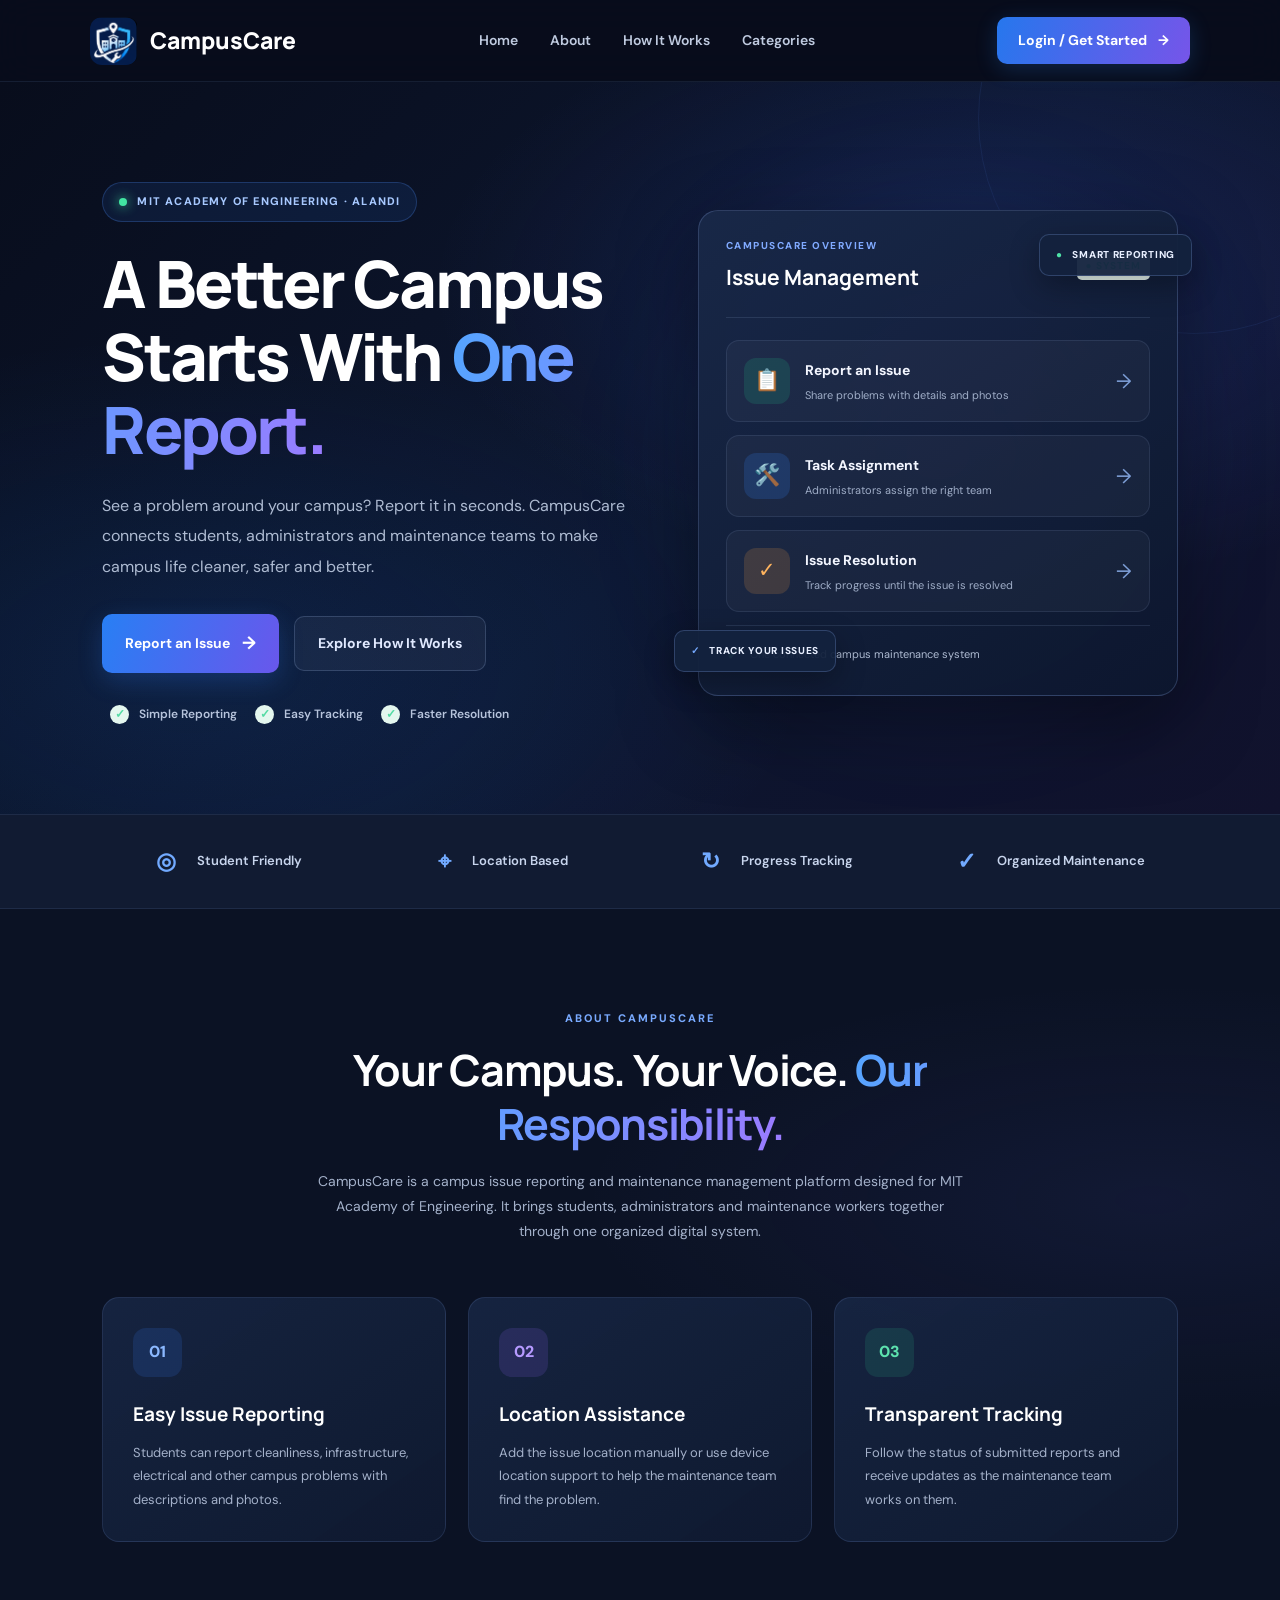
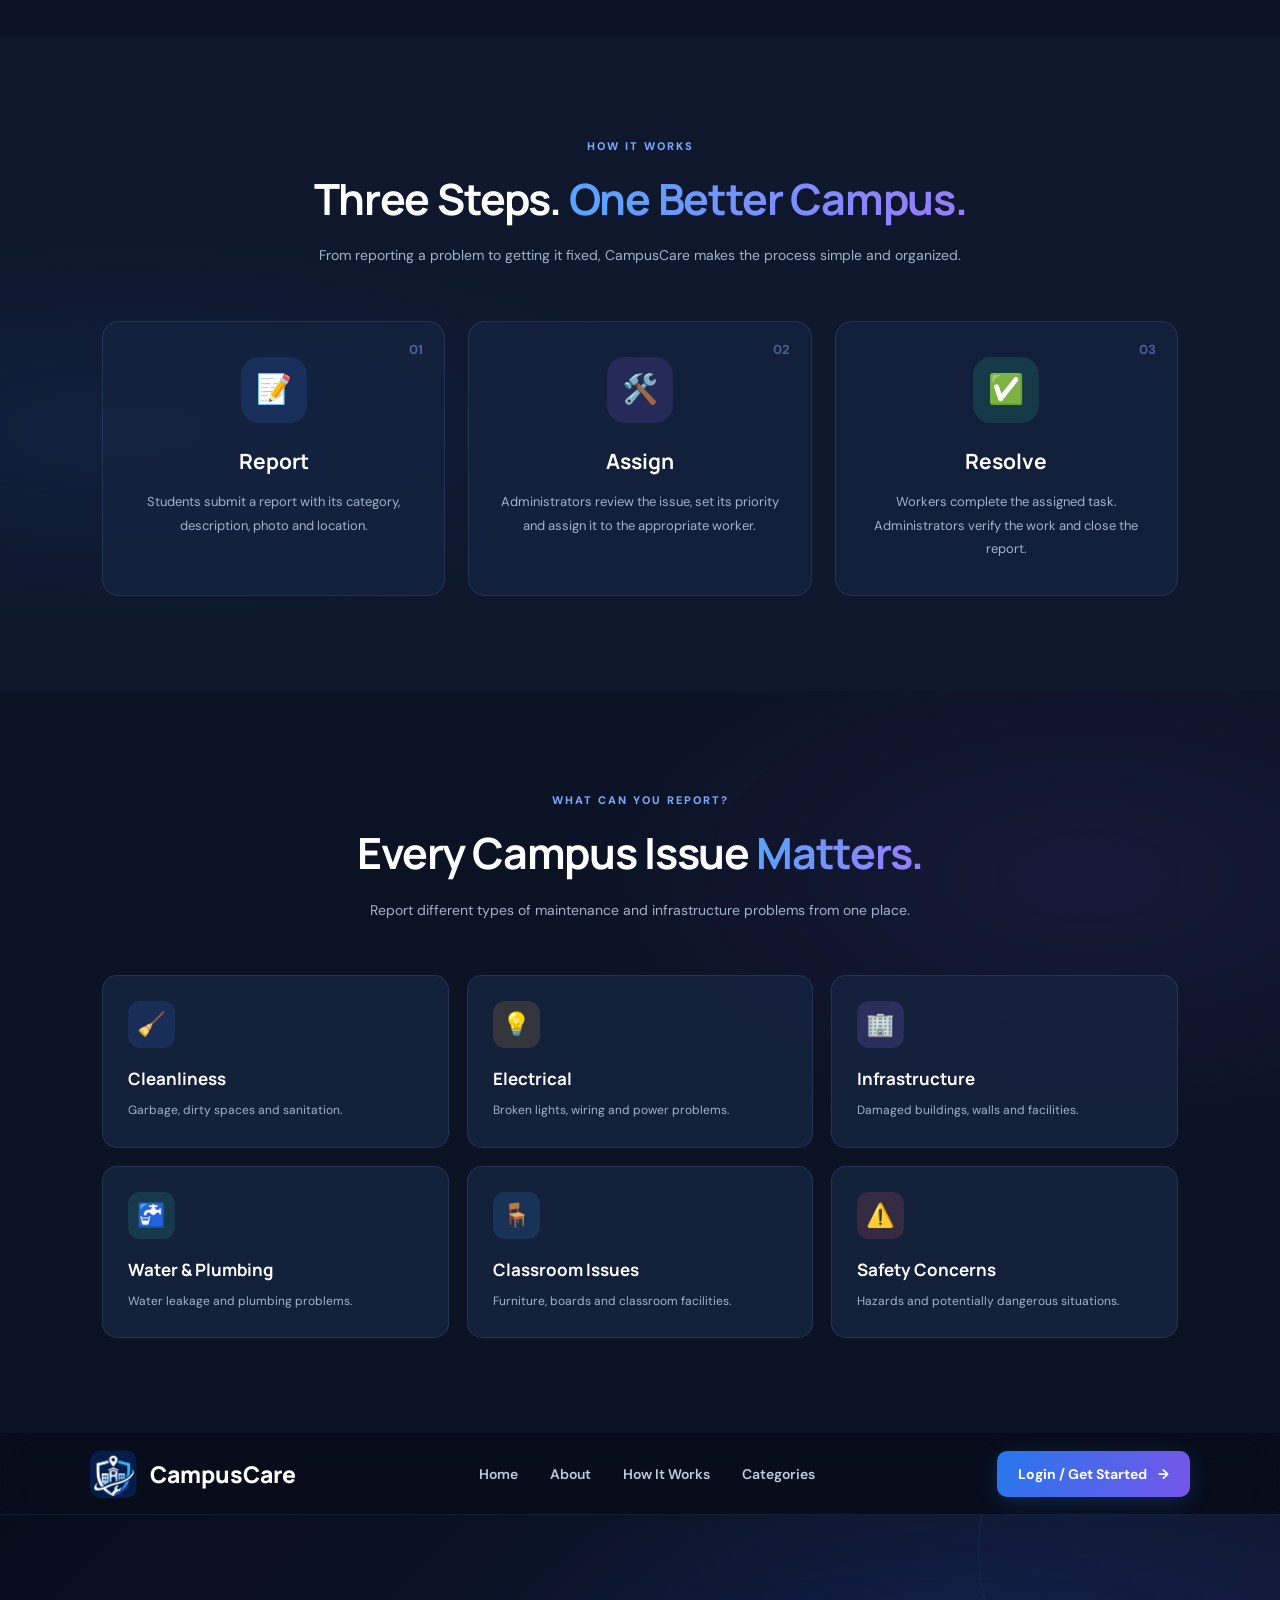
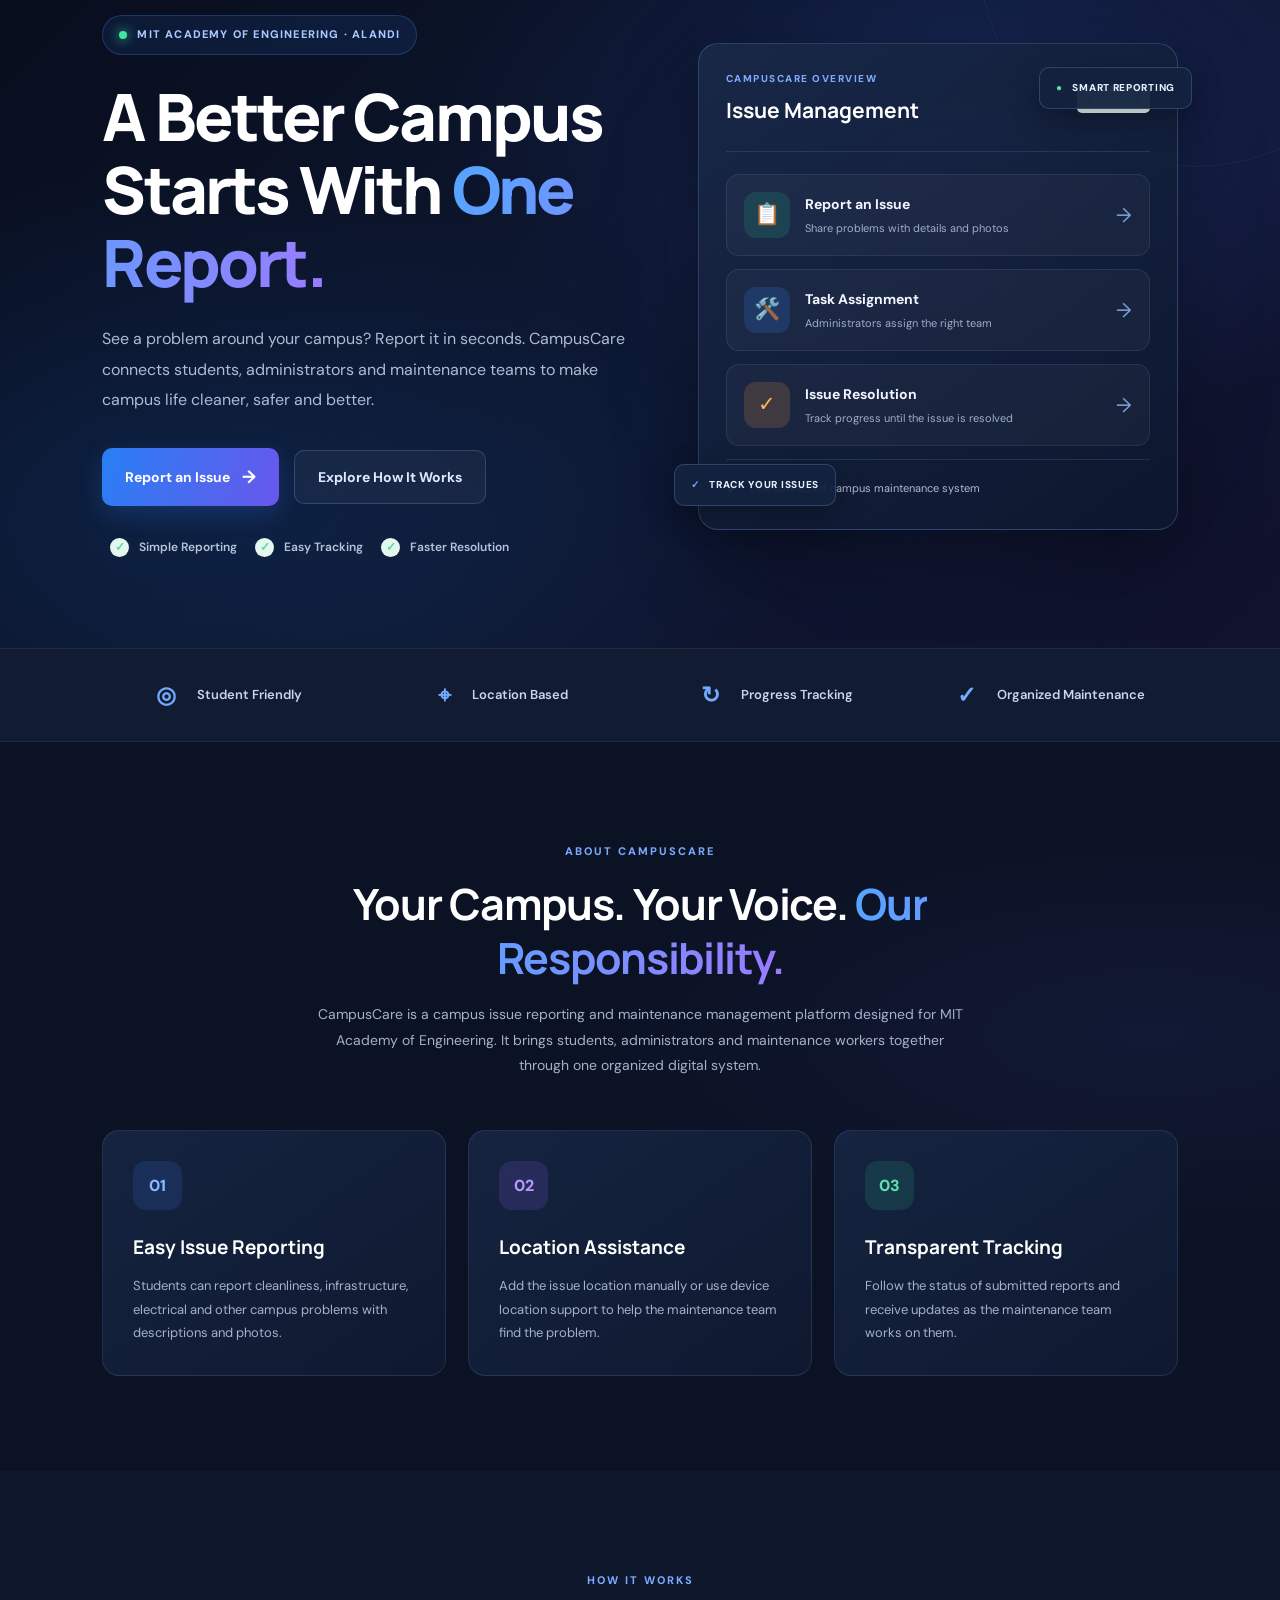
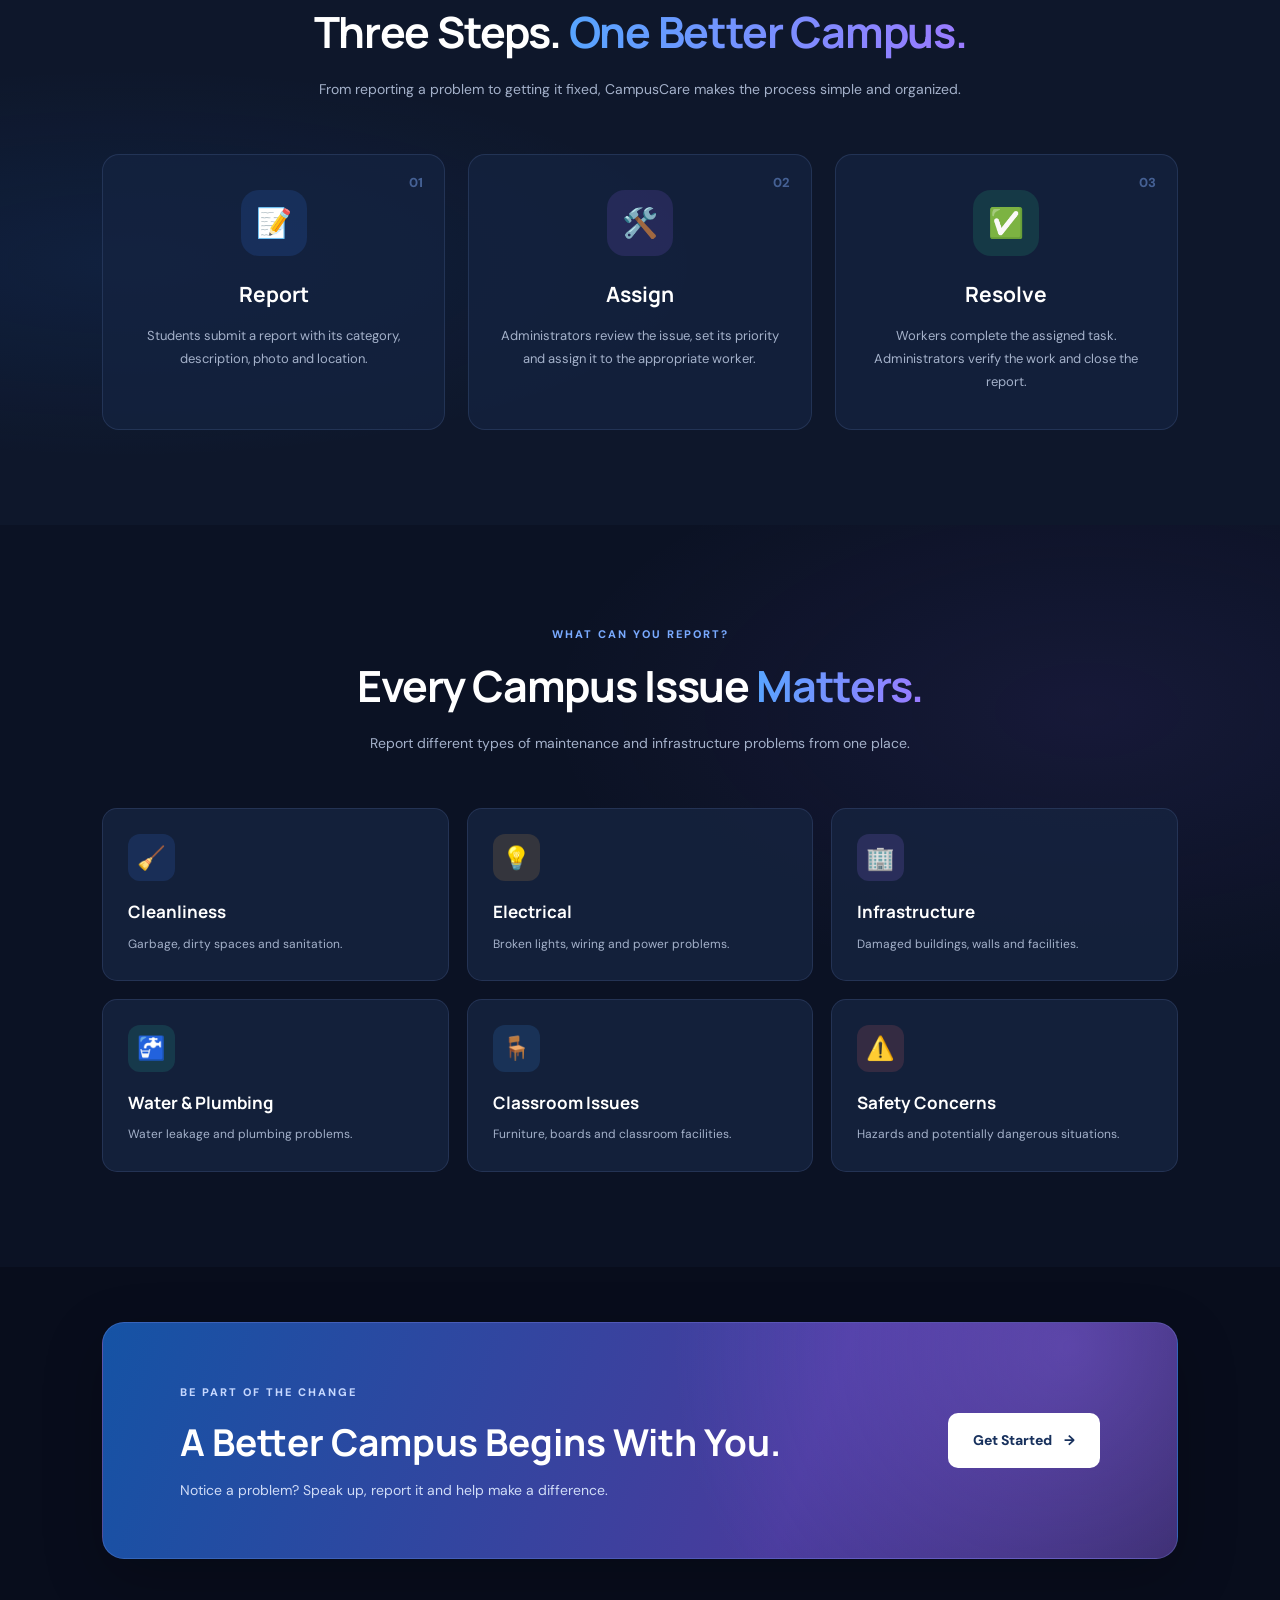
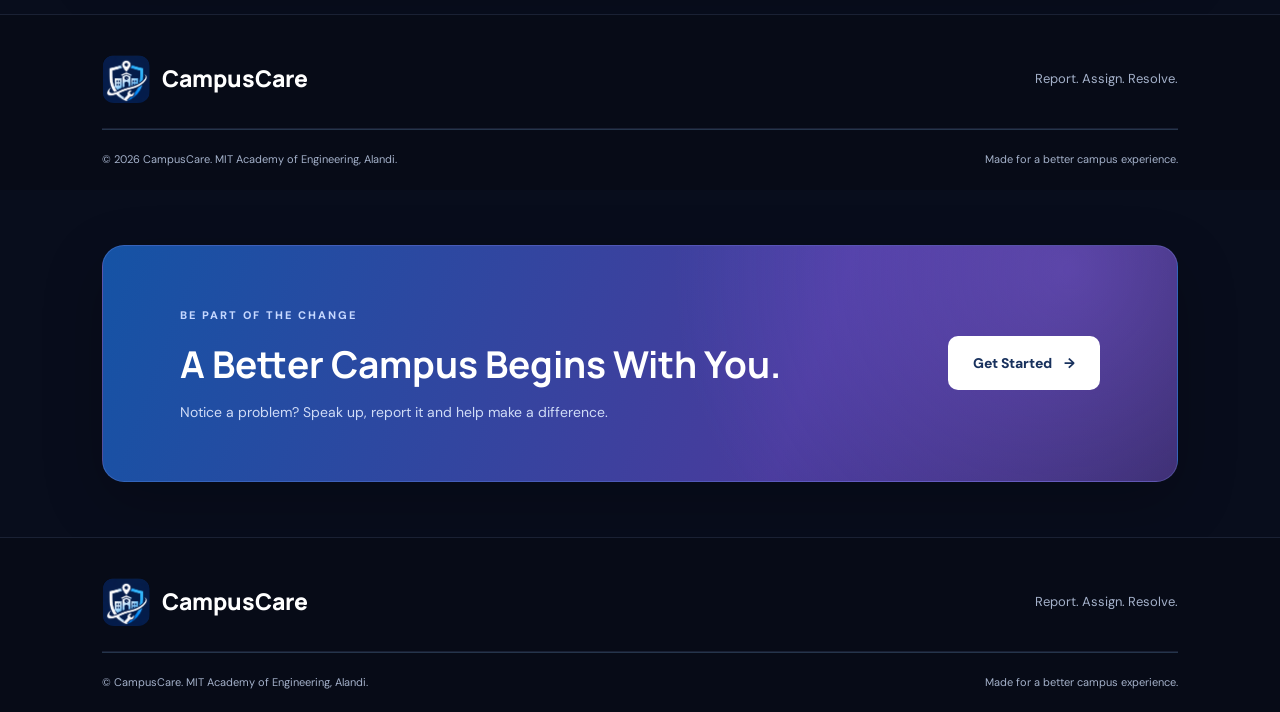
<file: index.html>
<!DOCTYPE html>
<html lang="en">

<head>
    <meta charset="UTF-8">
    <meta name="viewport" content="width=device-width, initial-scale=1.0">
    <meta name="description" content="CampusCare - Report, assign and resolve campus maintenance issues at MIT AOE.">

    <title>CampusCare | Report. Assign. Resolve.</title>

    <!-- CampusCare Logo / Favicon -->
    <link rel="icon" type="image/png" href="assets/campuscare-logo.png">

    <link rel="preconnect" href="https://fonts.googleapis.com">
    <link rel="preconnect" href="https://fonts.gstatic.com" crossorigin>
    <link href="https://fonts.googleapis.com/css2?family=DM+Sans:wght@400;500;600;700;800&family=Manrope:wght@400;500;600;700;800&display=swap" rel="stylesheet">

    <link rel="stylesheet" href="css/style.css">

    <!-- CampusCare Logo Styling -->
    <style>
        .campuscare-logo {
            width: 48px;
            height: 48px;
            object-fit: contain;
            border-radius: 12px;
            vertical-align: middle;
        }
    </style>
</head>

<body>

    <!-- NAVIGATION -->
    <header class="navbar">

        <a href="index.html" class="brand">
            <img
                src="assets/campuscare-logo.png"
                alt="CampusCare Logo"
                class="campuscare-logo"
            >
            CampusCare
        </a>

        <nav class="nav-links" id="navLinks">
            <a href="#home">Home</a>
            <a href="#about">About</a>
            <a href="#process">How It Works</a>
            <a href="#categories">Categories</a>
        </nav>

        <a href="login.html" class="nav-login">
            Login / Get Started <span>→</span>
        </a>

        <button class="menu-toggle" id="menuToggle" aria-label="Toggle navigation">
            ☰
        </button>

    </header>


    <main>

        <!-- HERO SECTION -->
        <section class="hero" id="home">

            <div class="hero-content">

                <div class="eyebrow">
                    <span class="status-dot"></span>
                    MIT ACADEMY OF ENGINEERING · ALANDI
                </div>

                <h1>
                    A Better Campus
                    Starts With <span>One Report.</span>
                </h1>

                <p class="hero-description">
                    See a problem around your campus? Report it in
                    seconds. CampusCare connects students,
                    administrators and maintenance teams to make
                    campus life cleaner, safer and better.
                </p>

                <div class="hero-actions">

                    <a href="login.html" class="btn-primary">
                        Report an Issue <span>→</span>
                    </a>

                    <a href="#process" class="btn-secondary">
                        Explore How It Works
                    </a>

                </div>

                <div class="hero-trust">
                    <span class="trust-icon">✓</span>
                    Simple Reporting
                    <span class="trust-icon">✓</span>
                    Easy Tracking
                    <span class="trust-icon">✓</span>
                    Faster Resolution
                </div>

            </div>


            <!-- DASHBOARD PREVIEW -->
            <div class="hero-visual">

                <div class="visual-glow"></div>

                <div class="dashboard-preview">

                    <div class="preview-top">
                        <div>
                            <div class="preview-label">CAMPUSCARE OVERVIEW</div>
                            <h3>Issue Management</h3>
                        </div>

                        <span class="live-indicator">● SYSTEM</span>
                    </div>


                    <div class="preview-card">
                        <div class="preview-icon green">📋</div>

                        <div>
                            <strong>Report an Issue</strong>
                            <p>Share problems with details and photos</p>
                        </div>

                        <span class="preview-arrow">→</span>
                    </div>


                    <div class="preview-card">
                        <div class="preview-icon blue">🛠️</div>

                        <div>
                            <strong>Task Assignment</strong>
                            <p>Administrators assign the right team</p>
                        </div>

                        <span class="preview-arrow">→</span>
                    </div>


                    <div class="preview-card">
                        <div class="preview-icon orange">✓</div>

                        <div>
                            <strong>Issue Resolution</strong>
                            <p>Track progress until the issue is resolved</p>
                        </div>

                        <span class="preview-arrow">→</span>
                    </div>


                    <div class="preview-footer">
                        <span class="footer-check">✓</span>
                        One connected campus maintenance system
                    </div>

                </div>


                <div class="floating-tag tag-one">
                    <span>●</span> SMART REPORTING
                </div>

                <div class="floating-tag tag-two">
                    <span>✓</span> TRACK YOUR ISSUES
                </div>

            </div>

        </section>


        <!-- TRUST STRIP -->
        <section class="trust-strip">

            <div>
                <span class="strip-icon">◎</span>
                Student Friendly
            </div>

            <div>
                <span class="strip-icon">⌖</span>
                Location Based
            </div>

            <div>
                <span class="strip-icon">↻</span>
                Progress Tracking
            </div>

            <div>
                <span class="strip-icon">✓</span>
                Organized Maintenance
            </div>

        </section>


        <!-- ABOUT SECTION -->
        <section class="section about-section" id="about">

            <div class="section-heading">

                <span class="section-label">ABOUT CAMPUSCARE</span>

                <h2>
                    Your Campus. Your Voice.
                    <span>Our Responsibility.</span>
                </h2>

                <p>
                    CampusCare is a campus issue reporting and
                    maintenance management platform designed for
                    MIT Academy of Engineering. It brings students,
                    administrators and maintenance workers together
                    through one organized digital system.
                </p>

            </div>


            <div class="about-grid">

                <div class="info-card">
                    <div class="info-icon">01</div>

                    <h3>Easy Issue Reporting</h3>

                    <p>
                        Students can report cleanliness,
                        infrastructure, electrical and other
                        campus problems with descriptions and photos.
                    </p>
                </div>


                <div class="info-card">
                    <div class="info-icon">02</div>

                    <h3>Location Assistance</h3>

                    <p>
                        Add the issue location manually or use
                        device location support to help the
                        maintenance team find the problem.
                    </p>
                </div>


                <div class="info-card">
                    <div class="info-icon">03</div>

                    <h3>Transparent Tracking</h3>

                    <p>
                        Follow the status of submitted reports
                        and receive updates as the maintenance
                        team works on them.
                    </p>
                </div>

            </div>

        </section>


        <!-- PROCESS SECTION -->
        <section class="section process-section" id="process">

            <div class="section-heading">

                <span class="section-label">HOW IT WORKS</span>

                <h2>
                    Three Steps.
                    <span>One Better Campus.</span>
                </h2>

                <p>
                    From reporting a problem to getting it fixed,
                    CampusCare makes the process simple and organized.
                </p>

            </div>


            <div class="process-grid">

                <div class="process-step">

                    <span class="step-number">01</span>

                    <div class="step-symbol">📝</div>

                    <h3>Report</h3>

                    <p>
                        Students submit a report with its category,
                        description, photo and location.
                    </p>

                </div>


                <div class="process-step">

                    <span class="step-number">02</span>

                    <div class="step-symbol">🛠️</div>

                    <h3>Assign</h3>

                    <p>
                        Administrators review the issue, set its
                        priority and assign it to the appropriate worker.
                    </p>

                </div>


                <div class="process-step">

                    <span class="step-number">03</span>

                    <div class="step-symbol">✅</div>

                    <h3>Resolve</h3>

                    <p>
                        Workers complete the assigned task.
                        Administrators verify the work and close the report.
                    </p>

                </div>

            </div>

        </section>


        <!-- ISSUE CATEGORIES -->
        <section class="section categories-section" id="categories">

            <div class="section-heading">

                <span class="section-label">WHAT CAN YOU REPORT?</span>

                <h2>
                    Every Campus Issue
                    <span>Matters.</span>
                </h2>

                <p>
                    Report different types of maintenance and
                    infrastructure problems from one place.
                </p>

            </div>


            <div class="category-grid">

                <div class="category-card">
                    <span>🧹</span>
                    <h3>Cleanliness</h3>
                    <p>Garbage, dirty spaces and sanitation.</p>
                </div>

                <div class="category-card">
                    <span>💡</span>
                    <h3>Electrical</h3>
                    <p>Broken lights, wiring and power problems.</p>
                </div>

                <div class="category-card">
                    <span>🏢</span>
                    <h3>Infrastructure</h3>
                    <p>Damaged buildings, walls and facilities.</p>
                </div>

                <div class="category-card">
                    <span>🚰</span>
                    <h3>Water & Plumbing</h3>
                    <p>Water leakage and plumbing problems.</p>
                </div>

                <div class="category-card">
                    <span>🪑</span>
                    <h3>Classroom Issues</h3>
                    <p>Furniture, boards and classroom facilities.</p>
                </div>

                <div class="category-card">
                    <span>⚠️</span>
                    <h3>Safety Concerns</h3>
                    <p>Hazards and potentially dangerous situations.</p>
                </div>

            </div>

        </section>

<!DOCTYPE html>
<html lang="en">

<head>
    <meta charset="UTF-8">
    <meta name="viewport" content="width=device-width, initial-scale=1.0">
    <meta name="description" content="CampusCare - Report, assign and resolve campus maintenance issues at MIT AOE.">

    <title>CampusCare | Report. Assign. Resolve.</title>

    <link rel="icon" type="image/png" href="assets/campuscare-logo.png">

    <link rel="preconnect" href="https://fonts.googleapis.com">
    <link rel="preconnect" href="https://fonts.gstatic.com" crossorigin>
    <link href="https://fonts.googleapis.com/css2?family=DM+Sans:wght@400;500;600;700;800&family=Manrope:wght@400;500;600;700;800&display=swap" rel="stylesheet">

    <link rel="stylesheet" href="css/style.css">

    <style>
        /* =========================================
           CAMPUSCARE HOMEPAGE - NEW THEME
           Navy + Electric Blue + Violet
        ========================================= */

        body.cc-home {
            --bg: #080d1c;
            --bg-light: #101a31;
            --card: rgba(19, 31, 56, 0.78);
            --card-border: rgba(119, 151, 210, 0.17);
            --blue: #398bff;
            --blue-light: #69b5ff;
            --purple: #9874ff;
            --text: #f3f6ff;
            --muted: #a4b1ca;

            margin: 0;
            background: var(--bg);
            color: var(--text);
            font-family: 'DM Sans', sans-serif;
            overflow-x: hidden;
        }

        body.cc-home * {
            box-sizing: border-box;
        }

        body.cc-home h1,
        body.cc-home h2,
        body.cc-home h3 {
            font-family: 'Manrope', sans-serif;
        }

        body.cc-home a {
            text-decoration: none;
        }

        body.cc-home p {
            color: var(--muted);
            line-height: 1.8;
        }

        /* NAVBAR */

        body.cc-home .navbar {
            position: sticky;
            top: 0;
            z-index: 1000;
            width: 100%;
            min-height: 76px;
            padding: 12px 7%;
            display: flex;
            align-items: center;
            justify-content: space-between;
            gap: 25px;
            background: rgba(8, 13, 28, 0.88);
            backdrop-filter: blur(18px);
            -webkit-backdrop-filter: blur(18px);
            border-bottom: 1px solid rgba(120, 150, 210, 0.13);
        }

        body.cc-home .brand {
            display: flex;
            align-items: center;
            gap: 12px;
            color: #ffffff;
            font-family: 'Manrope', sans-serif;
            font-size: 23px;
            font-weight: 800;
            white-space: nowrap;
        }

        body.cc-home .campuscare-logo {
            display: block;
            width: 48px;
            height: 48px;
            object-fit: contain;
            border-radius: 12px;
            flex-shrink: 0;
        }

        body.cc-home .nav-links {
            display: flex;
            align-items: center;
            gap: 32px;
        }

        body.cc-home .nav-links a {
            color: #c0cbe0;
            font-size: 14px;
            font-weight: 600;
            transition: 0.25s;
        }

        body.cc-home .nav-links a:hover {
            color: var(--blue-light);
        }

        body.cc-home .nav-login {
            padding: 12px 21px;
            color: white;
            font-size: 14px;
            font-weight: 700;
            border-radius: 10px;
            background: linear-gradient(110deg, #2677ed, #7655e9);
            box-shadow: 0 5px 22px rgba(57, 139, 255, 0.2);
            transition: 0.3s;
        }

        body.cc-home .nav-login:hover {
            transform: translateY(-2px);
            box-shadow: 0 8px 28px rgba(57, 139, 255, 0.35);
        }

        body.cc-home .menu-toggle {
            display: none;
            background: rgba(255,255,255,0.08);
            color: white;
            border: 1px solid var(--card-border);
            border-radius: 8px;
            padding: 8px 12px;
            font-size: 22px;
            cursor: pointer;
        }

        /* HERO */

        body.cc-home .hero {
            min-height: 690px;
            padding: 100px 8% 90px;
            display: grid;
            grid-template-columns: 1.05fr 0.95fr;
            align-items: center;
            gap: 65px;
            position: relative;
            overflow: hidden;
            background:
                radial-gradient(ellipse at 78% 28%, rgba(63, 92, 220, 0.19), transparent 40%),
                radial-gradient(ellipse at 15% 80%, rgba(26, 119, 237, 0.13), transparent 40%),
                linear-gradient(135deg, #080d1c 0%, #0d1730 55%, #11122d 100%);
        }

        body.cc-home .hero::before {
            content: "";
            position: absolute;
            width: 430px;
            height: 430px;
            border: 1px solid rgba(92, 144, 255, 0.09);
            border-radius: 50%;
            right: -130px;
            top: -180px;
            pointer-events: none;
        }

        body.cc-home .hero-content {
            position: relative;
            z-index: 2;
            max-width: 650px;
        }

        body.cc-home .eyebrow {
            display: inline-flex;
            align-items: center;
            gap: 10px;
            padding: 10px 16px;
            margin-bottom: 25px;
            color: #a8c9ff;
            background: rgba(52, 125, 255, 0.1);
            border: 1px solid rgba(80, 148, 255, 0.24);
            border-radius: 30px;
            font-size: 11px;
            font-weight: 800;
            letter-spacing: 1.2px;
        }

        body.cc-home .status-dot {
            width: 8px;
            height: 8px;
            border-radius: 50%;
            background: #42e5a2;
            box-shadow: 0 0 12px #42e5a2;
        }

        body.cc-home .hero h1 {
            color: white;
            font-size: clamp(43px, 5.1vw, 68px);
            line-height: 1.12;
            letter-spacing: -2.8px;
            font-weight: 800;
            margin: 0 0 25px;
        }

        body.cc-home .hero h1 span {
            background: linear-gradient(100deg, #54a5ff, #9a7bff);
            -webkit-background-clip: text;
            background-clip: text;
            -webkit-text-fill-color: transparent;
        }

        body.cc-home .hero-description {
            max-width: 570px;
            color: #aebbd2;
            font-size: 16px;
            line-height: 1.9;
            margin-bottom: 32px;
        }

        body.cc-home .hero-actions {
            display: flex;
            flex-wrap: wrap;
            gap: 15px;
        }

        body.cc-home .btn-primary,
        body.cc-home .btn-secondary {
            min-height: 52px;
            padding: 15px 23px;
            display: inline-flex;
            align-items: center;
            justify-content: center;
            gap: 12px;
            border-radius: 10px;
            font-size: 14px;
            font-weight: 700;
            transition: 0.3s;
        }

        body.cc-home .btn-primary {
            color: white;
            background: linear-gradient(110deg, #287ff4, #6957ec);
            box-shadow: 0 8px 25px rgba(48, 119, 240, 0.23);
        }

        body.cc-home .btn-primary:hover {
            transform: translateY(-3px);
            box-shadow: 0 12px 30px rgba(48, 119, 240, 0.4);
        }

        body.cc-home .btn-secondary {
            color: #e0e9ff;
            background: rgba(255,255,255,0.045);
            border: 1px solid rgba(148, 171, 215, 0.24);
        }

        body.cc-home .btn-secondary:hover {
            background: rgba(67, 124, 235, 0.14);
            border-color: var(--blue);
        }

        body.cc-home .hero-trust {
            margin-top: 32px;
            display: flex;
            align-items: center;
            flex-wrap: wrap;
            gap: 10px;
            color: #b7c4dc;
            font-size: 12px;
            font-weight: 600;
        }

        body.cc-home .trust-icon {
            color: #54dba4;
            font-weight: 900;
            margin-left: 8px;
        }

        /* DASHBOARD PREVIEW */

        body.cc-home .hero-visual {
            position: relative;
            display: flex;
            justify-content: center;
            align-items: center;
            min-width: 0;
        }

        body.cc-home .visual-glow {
            position: absolute;
            width: 380px;
            height: 380px;
            border-radius: 50%;
            background: rgba(54, 112, 255, 0.19);
            filter: blur(85px);
            pointer-events: none;
        }

        body.cc-home .dashboard-preview {
            position: relative;
            z-index: 2;
            width: 100%;
            max-width: 490px;
            padding: 27px;
            border: 1px solid rgba(139, 169, 231, 0.24);
            border-radius: 20px;
            background: linear-gradient(145deg, rgba(25, 40, 72, 0.96), rgba(13, 23, 46, 0.96));
            box-shadow: 0 25px 80px rgba(0,0,0,0.4);
        }

        body.cc-home .preview-top {
            display: flex;
            align-items: center;
            justify-content: space-between;
            gap: 15px;
            padding-bottom: 23px;
            border-bottom: 1px solid rgba(148, 171, 215, 0.15);
            margin-bottom: 22px;
        }

        body.cc-home .preview-label {
            color: #80aaff;
            font-size: 10px;
            font-weight: 800;
            letter-spacing: 1.5px;
            margin-bottom: 7px;
        }

        body.cc-home .preview-top h3 {
            color: white;
            font-size: 21px;
            margin: 0;
        }

        body.cc-home .live-indicator {
            color: #53e4a7;
            font-size: 10px;
            font-weight: 800;
            letter-spacing: 1px;
            white-space: nowrap;
        }

        body.cc-home .preview-card {
            display: flex;
            align-items: center;
            gap: 15px;
            padding: 17px;
            margin-bottom: 13px;
            border: 1px solid rgba(148, 171, 215, 0.13);
            border-radius: 13px;
            background: rgba(255,255,255,0.035);
            transition: 0.25s;
        }

        body.cc-home .preview-card:hover {
            transform: translateX(5px);
            background: rgba(65, 117, 220, 0.12);
            border-color: rgba(91, 150, 255, 0.35);
        }

        body.cc-home .preview-icon {
            width: 46px;
            height: 46px;
            display: flex;
            align-items: center;
            justify-content: center;
            border-radius: 12px;
            font-size: 21px;
            flex-shrink: 0;
        }

        body.cc-home .preview-icon.green {
            background: rgba(34, 197, 139, 0.16);
            color: #54e2ad;
        }

        body.cc-home .preview-icon.blue {
            background: rgba(53, 135, 255, 0.18);
            color: #70b5ff;
        }

        body.cc-home .preview-icon.orange {
            background: rgba(255, 164, 66, 0.16);
            color: #ffb45e;
        }

        body.cc-home .preview-card strong {
            display: block;
            color: #f3f6ff;
            font-size: 14px;
            margin-bottom: 5px;
        }

        body.cc-home .preview-card p {
            color: #9fadc7;
            font-size: 11px;
            line-height: 1.5;
            margin: 0;
        }

        body.cc-home .preview-arrow {
            color: #7d9ed6;
            margin-left: auto;
            font-size: 20px;
        }

        body.cc-home .preview-footer {
            display: flex;
            align-items: center;
            gap: 10px;
            padding-top: 15px;
            color: #aebbd2;
            font-size: 11px;
            border-top: 1px solid rgba(148, 171, 215, 0.15);
        }

        body.cc-home .footer-check {
            color: #51dfa4;
            font-size: 17px;
        }

        body.cc-home .floating-tag {
            position: absolute;
            z-index: 3;
            padding: 12px 16px;
            color: #e8efff;
            background: rgba(20, 34, 62, 0.95);
            border: 1px solid rgba(133, 168, 238, 0.25);
            border-radius: 10px;
            font-size: 10px;
            font-weight: 800;
            letter-spacing: 0.7px;
            box-shadow: 0 10px 30px rgba(0,0,0,0.3);
        }

        body.cc-home .tag-one {
            top: 5%;
            right: -3%;
        }

        body.cc-home .tag-one span {
            color: #4ee2a7;
        }

        body.cc-home .tag-two {
            bottom: 5%;
            left: -5%;
        }

        body.cc-home .tag-two span {
            color: #76aaff;
        }

        /* TRUST STRIP */

        body.cc-home .trust-strip {
            display: grid;
            grid-template-columns: repeat(4, 1fr);
            gap: 20px;
            padding: 28px 8%;
            background: #111b32;
            border-top: 1px solid rgba(124, 156, 216, 0.12);
            border-bottom: 1px solid rgba(124, 156, 216, 0.12);
        }

        body.cc-home .trust-strip > div {
            display: flex;
            align-items: center;
            justify-content: center;
            gap: 11px;
            color: #c8d5ed;
            font-size: 13px;
            font-weight: 600;
            text-align: center;
        }

        body.cc-home .strip-icon {
            color: #72aaff;
            font-size: 23px;
        }

        /* GENERAL SECTIONS */

        body.cc-home .section {
            padding: 95px 8%;
            position: relative;
        }

        body.cc-home .about-section {
            background:
                radial-gradient(ellipse at 90% 40%, rgba(87, 91, 213, 0.09), transparent 35%),
                #0b1224;
        }

        body.cc-home .process-section {
            background:
                radial-gradient(ellipse at 10% 60%, rgba(34, 116, 235, 0.10), transparent 35%),
                #0e172b;
        }

        body.cc-home .categories-section {
            background:
                radial-gradient(ellipse at 85% 25%, rgba(123, 87, 232, 0.10), transparent 35%),
                #0b1224;
        }

        body.cc-home .section-heading {
            max-width: 720px;
            margin: 0 auto 52px;
            text-align: center;
        }

        body.cc-home .section-label {
            display: inline-block;
            color: #79aaff;
            font-size: 11px;
            font-weight: 800;
            letter-spacing: 2px;
            margin-bottom: 16px;
        }

        body.cc-home .section-heading h2 {
            color: white;
            font-size: clamp(30px, 4vw, 43px);
            line-height: 1.25;
            letter-spacing: -1.3px;
            margin: 0 0 18px;
        }

        body.cc-home .section-heading h2 span {
            background: linear-gradient(100deg, #56a5ff, #9b7aff);
            -webkit-background-clip: text;
            background-clip: text;
            -webkit-text-fill-color: transparent;
        }

        body.cc-home .section-heading p {
            max-width: 650px;
            margin: 0 auto;
            font-size: 14px;
        }

        /* ABOUT CARDS */

        body.cc-home .about-grid {
            display: grid;
            grid-template-columns: repeat(3, 1fr);
            gap: 22px;
        }

        body.cc-home .info-card {
            padding: 30px;
            background: linear-gradient(145deg, rgba(24, 39, 69, 0.85), rgba(15, 26, 49, 0.9));
            border: 1px solid var(--card-border);
            border-radius: 17px;
            transition: 0.3s;
        }

        body.cc-home .info-card:hover {
            transform: translateY(-7px);
            border-color: rgba(81, 145, 255, 0.5);
            box-shadow: 0 18px 35px rgba(0,0,0,0.2);
        }

        body.cc-home .info-icon {
            width: 49px;
            height: 49px;
            display: flex;
            align-items: center;
            justify-content: center;
            margin-bottom: 22px;
            border-radius: 13px;
            color: #8bb8ff;
            background: rgba(54, 125, 255, 0.15);
            font-size: 16px;
            font-weight: 800;
        }

        body.cc-home .info-card:nth-child(2) .info-icon {
            color: #b69aff;
            background: rgba(146, 105, 255, 0.15);
        }

        body.cc-home .info-card:nth-child(3) .info-icon {
            color: #5de2ae;
            background: rgba(48, 210, 150, 0.13);
        }

        body.cc-home .info-card h3 {
            color: white;
            font-size: 19px;
            margin: 0 0 12px;
        }

        body.cc-home .info-card p {
            font-size: 13px;
            margin: 0;
        }

        /* PROCESS */

        body.cc-home .process-grid {
            display: grid;
            grid-template-columns: repeat(3, 1fr);
            gap: 23px;
        }

        body.cc-home .process-step {
            position: relative;
            padding: 35px 28px;
            text-align: center;
            background: rgba(21, 35, 64, 0.75);
            border: 1px solid var(--card-border);
            border-radius: 17px;
            transition: 0.3s;
        }

        body.cc-home .process-step:hover {
            transform: translateY(-7px);
            border-color: rgba(111, 148, 255, 0.45);
        }

        body.cc-home .step-number {
            position: absolute;
            top: 18px;
            right: 21px;
            color: rgba(119, 161, 238, 0.5);
            font-size: 13px;
            font-weight: 800;
        }

        body.cc-home .step-symbol {
            width: 66px;
            height: 66px;
            display: flex;
            align-items: center;
            justify-content: center;
            margin: 0 auto 22px;
            border-radius: 18px;
            background: rgba(55, 130, 255, 0.15);
            font-size: 29px;
        }

        body.cc-home .process-step:nth-child(2) .step-symbol {
            background: rgba(147, 103, 255, 0.15);
        }

        body.cc-home .process-step:nth-child(3) .step-symbol {
            background: rgba(46, 210, 145, 0.14);
        }

        body.cc-home .process-step h3 {
            color: white;
            font-size: 21px;
            margin: 0 0 12px;
        }

        body.cc-home .process-step p {
            font-size: 13px;
            margin: 0;
        }

        /* CATEGORIES */

        body.cc-home .category-grid {
            display: grid;
            grid-template-columns: repeat(3, 1fr);
            gap: 18px;
        }

        body.cc-home .category-card {
            padding: 25px;
            background: rgba(22, 36, 64, 0.78);
            border: 1px solid var(--card-border);
            border-radius: 15px;
            transition: 0.3s;
        }

        body.cc-home .category-card:hover {
            transform: translateY(-5px);
            background: rgba(32, 53, 91, 0.9);
            border-color: rgba(86, 151, 255, 0.45);
        }

        body.cc-home .category-card > span {
            width: 47px;
            height: 47px;
            display: flex;
            align-items: center;
            justify-content: center;
            margin-bottom: 17px;
            background: rgba(64, 130, 255, 0.15);
            border-radius: 12px;
            font-size: 23px;
        }

        body.cc-home .category-card:nth-child(2) > span {
            background: rgba(255, 178, 78, 0.14);
        }

        body.cc-home .category-card:nth-child(3) > span {
            background: rgba(156, 119, 255, 0.16);
        }

        body.cc-home .category-card:nth-child(4) > span {
            background: rgba(47, 207, 177, 0.14);
        }

        body.cc-home .category-card:nth-child(5) > span {
            background: rgba(65, 156, 255, 0.15);
        }

        body.cc-home .category-card:nth-child(6) > span {
            background: rgba(255, 105, 112, 0.14);
        }

        body.cc-home .category-card h3 {
            color: white;
            font-size: 17px;
            margin: 0 0 8px;
        }

        body.cc-home .category-card p {
            font-size: 12px;
            margin: 0;
        }

        /* CALL TO ACTION */

        body.cc-home .cta-section {
            margin: 55px 8%;
            padding: 55px 6%;
            display: flex;
            align-items: center;
            justify-content: space-between;
            gap: 35px;
            border-radius: 22px;
            border: 1px solid rgba(139, 165, 255, 0.24);
            background:
                radial-gradient(circle at 90% 10%, rgba(153, 111, 255, 0.35), transparent 40%),
                linear-gradient(110deg, #1553a5, #493b9c 65%, #30265f);
            box-shadow: 0 20px 60px rgba(0,0,0,0.22);
        }

        body.cc-home .cta-section .section-label {
            color: #c6d8ff;
        }

        body.cc-home .cta-section h2 {
            color: white;
            font-size: clamp(25px, 3vw, 37px);
            margin: 0 0 12px;
        }

        body.cc-home .cta-section p {
            color: #d0dcf7;
            margin: 0;
            font-size: 14px;
        }

        body.cc-home .btn-light {
            display: inline-flex;
            align-items: center;
            justify-content: center;
            gap: 12px;
            flex-shrink: 0;
            padding: 16px 25px;
            color: #18315d;
            background: white;
            border-radius: 10px;
            font-size: 14px;
            font-weight: 800;
            transition: 0.3s;
        }

        body.cc-home .btn-light:hover {
            transform: translateY(-3px);
            box-shadow: 0 9px 25px rgba(0,0,0,0.2);
        }

        /* FOOTER */

        body.cc-home .footer {
            padding: 40px 8% 20px;
            background: #070b17;
            border-top: 1px solid rgba(133, 159, 215, 0.15);
        }

        body.cc-home .footer-top {
            display: flex;
            align-items: center;
            justify-content: space-between;
            gap: 20px;
            padding-bottom: 25px;
            border-bottom: 1px solid rgba(133, 159, 215, 0.14);
        }

        body.cc-home .footer-top p {
            font-size: 13px;
            margin: 0;
        }

        body.cc-home .footer-bottom {
            display: flex;
            align-items: center;
            justify-content: space-between;
            flex-wrap: wrap;
            gap: 10px;
            padding-top: 20px;
        }

        body.cc-home .footer-bottom p {
            font-size: 11px;
            margin: 0;
        }

        /* RESPONSIVE DESIGN */

        @media (max-width: 1000px) {
            body.cc-home .hero {
                grid-template-columns: 1fr;
                padding-top: 75px;
                gap: 65px;
            }

            body.cc-home .hero-content {
                max-width: 750px;
                margin: auto;
                text-align: center;
            }

            body.cc-home .hero-description {
                margin-left: auto;
                margin-right: auto;
            }

            body.cc-home .hero-actions,
            body.cc-home .hero-trust {
                justify-content: center;
            }

            body.cc-home .hero-visual {
                width: 100%;
                max-width: 600px;
                margin: auto;
            }

            body.cc-home .about-grid,
            body.cc-home .process-grid {
                grid-template-columns: repeat(2, 1fr);
            }

            body.cc-home .category-grid {
                grid-template-columns: repeat(2, 1fr);
            }

            body.cc-home .tag-one {
                right: -1%;
            }

            body.cc-home .tag-two {
                left: -1%;
            }
        }

        @media (max-width: 700px) {
            body.cc-home .navbar {
                padding: 12px 5%;
                flex-wrap: wrap;
            }

            body.cc-home .brand {
                font-size: 20px;
            }

            body.cc-home .campuscare-logo {
                width: 42px;
                height: 42px;
            }

            body.cc-home .menu-toggle {
                display: block;
            }

            body.cc-home .nav-links {
                display: none;
                order: 4;
                width: 100%;
                flex-direction: column;
                align-items: stretch;
                gap: 0;
                padding: 10px 0;
                border-top: 1px solid var(--card-border);
            }

            body.cc-home .nav-links.active {
                display: flex;
            }

            body.cc-home .nav-links a {
                padding: 13px 5px;
            }

            body.cc-home .nav-login {
                margin-left: auto;
                padding: 10px 13px;
                font-size: 11px;
            }

            body.cc-home .hero {
                padding: 65px 6%;
                gap: 55px;
            }

            body.cc-home .hero h1 {
                font-size: 43px;
                letter-spacing: -1.8px;
            }

            body.cc-home .hero-description {
                font-size: 14px;
            }

            body.cc-home .hero-trust {
                gap: 7px;
                font-size: 10px;
            }

            body.cc-home .dashboard-preview {
                padding: 19px;
            }

            body.cc-home .floating-tag {
                font-size: 8px;
                padding: 9px 11px;
            }

            body.cc-home .trust-strip {
                grid-template-columns: repeat(2, 1fr);
                padding: 24px 5%;
            }

            body.cc-home .trust-strip > div {
                font-size: 11px;
            }

            body.cc-home .section {
                padding: 70px 6%;
            }

            body.cc-home .about-grid,
            body.cc-home .process-grid,
            body.cc-home .category-grid {
                grid-template-columns: 1fr;
            }

            body.cc-home .section-heading h2 {
                font-size: 31px;
            }

            body.cc-home .cta-section {
                margin: 35px 5%;
                padding: 35px 25px;
                flex-direction: column;
                align-items: flex-start;
            }

            body.cc-home .footer {
                padding: 35px 6% 20px;
            }

            body.cc-home .footer-top,
            body.cc-home .footer-bottom {
                flex-direction: column;
                align-items: flex-start;
            }
        }

        @media (max-width: 380px) {
            body.cc-home .hero h1 {
                font-size: 36px;
            }

            body.cc-home .nav-login {
                padding: 9px 10px;
            }

            body.cc-home .preview-card {
                padding: 12px;
                gap: 10px;
            }
        }
    </style>
</head>

<body class="cc-home">

    <!-- NAVIGATION -->
    <header class="navbar">

        <a href="index.html" class="brand">
            <img
                src="assets/campuscare-logo.png"
                alt="CampusCare Logo"
                class="campuscare-logo"
            >
            CampusCare
        </a>

        <nav class="nav-links" id="navLinks">
            <a href="#home">Home</a>
            <a href="#about">About</a>
            <a href="#process">How It Works</a>
            <a href="#categories">Categories</a>
        </nav>

        <a href="login.html" class="nav-login">
            Login / Get Started <span>→</span>
        </a>

        <button class="menu-toggle" id="menuToggle" aria-label="Toggle navigation">
            ☰
        </button>

    </header>

    <main>

        <!-- HERO SECTION -->
        <section class="hero" id="home">

            <div class="hero-content">

                <div class="eyebrow">
                    <span class="status-dot"></span>
                    MIT ACADEMY OF ENGINEERING · ALANDI
                </div>

                <h1>
                    A Better Campus
                    Starts With <span>One Report.</span>
                </h1>

                <p class="hero-description">
                    See a problem around your campus? Report it in
                    seconds. CampusCare connects students,
                    administrators and maintenance teams to make
                    campus life cleaner, safer and better.
                </p>

                <div class="hero-actions">

                    <a href="login.html" class="btn-primary">
                        Report an Issue <span>→</span>
                    </a>

                    <a href="#process" class="btn-secondary">
                        Explore How It Works
                    </a>

                </div>

                <div class="hero-trust">
                    <span class="trust-icon">✓</span>
                    Simple Reporting
                    <span class="trust-icon">✓</span>
                    Easy Tracking
                    <span class="trust-icon">✓</span>
                    Faster Resolution
                </div>

            </div>

            <!-- DASHBOARD PREVIEW -->
            <div class="hero-visual">

                <div class="visual-glow"></div>

                <div class="dashboard-preview">

                    <div class="preview-top">
                        <div>
                            <div class="preview-label">CAMPUSCARE OVERVIEW</div>
                            <h3>Issue Management</h3>
                        </div>

                        <span class="live-indicator">● SYSTEM</span>
                    </div>

                    <div class="preview-card">
                        <div class="preview-icon green">📋</div>

                        <div>
                            <strong>Report an Issue</strong>
                            <p>Share problems with details and photos</p>
                        </div>

                        <span class="preview-arrow">→</span>
                    </div>

                    <div class="preview-card">
                        <div class="preview-icon blue">🛠️</div>

                        <div>
                            <strong>Task Assignment</strong>
                            <p>Administrators assign the right team</p>
                        </div>

                        <span class="preview-arrow">→</span>
                    </div>

                    <div class="preview-card">
                        <div class="preview-icon orange">✓</div>

                        <div>
                            <strong>Issue Resolution</strong>
                            <p>Track progress until the issue is resolved</p>
                        </div>

                        <span class="preview-arrow">→</span>
                    </div>

                    <div class="preview-footer">
                        <span class="footer-check">✓</span>
                        One connected campus maintenance system
                    </div>

                </div>

                <div class="floating-tag tag-one">
                    <span>●</span> SMART REPORTING
                </div>

                <div class="floating-tag tag-two">
                    <span>✓</span> TRACK YOUR ISSUES
                </div>

            </div>

        </section>

        <!-- TRUST STRIP -->
        <section class="trust-strip">

            <div>
                <span class="strip-icon">◎</span>
                Student Friendly
            </div>

            <div>
                <span class="strip-icon">⌖</span>
                Location Based
            </div>

            <div>
                <span class="strip-icon">↻</span>
                Progress Tracking
            </div>

            <div>
                <span class="strip-icon">✓</span>
                Organized Maintenance
            </div>

        </section>

        <!-- ABOUT SECTION -->
        <section class="section about-section" id="about">

            <div class="section-heading">

                <span class="section-label">ABOUT CAMPUSCARE</span>

                <h2>
                    Your Campus. Your Voice.
                    <span>Our Responsibility.</span>
                </h2>

                <p>
                    CampusCare is a campus issue reporting and
                    maintenance management platform designed for
                    MIT Academy of Engineering. It brings students,
                    administrators and maintenance workers together
                    through one organized digital system.
                </p>

            </div>

            <div class="about-grid">

                <div class="info-card">
                    <div class="info-icon">01</div>

                    <h3>Easy Issue Reporting</h3>

                    <p>
                        Students can report cleanliness,
                        infrastructure, electrical and other
                        campus problems with descriptions and photos.
                    </p>
                </div>

                <div class="info-card">
                    <div class="info-icon">02</div>

                    <h3>Location Assistance</h3>

                    <p>
                        Add the issue location manually or use
                        device location support to help the
                        maintenance team find the problem.
                    </p>
                </div>

                <div class="info-card">
                    <div class="info-icon">03</div>

                    <h3>Transparent Tracking</h3>

                    <p>
                        Follow the status of submitted reports
                        and receive updates as the maintenance
                        team works on them.
                    </p>
                </div>

            </div>

        </section>

        <!-- PROCESS SECTION -->
        <section class="section process-section" id="process">

            <div class="section-heading">

                <span class="section-label">HOW IT WORKS</span>

                <h2>
                    Three Steps.
                    <span>One Better Campus.</span>
                </h2>

                <p>
                    From reporting a problem to getting it fixed,
                    CampusCare makes the process simple and organized.
                </p>

            </div>

            <div class="process-grid">

                <div class="process-step">

                    <span class="step-number">01</span>

                    <div class="step-symbol">📝</div>

                    <h3>Report</h3>

                    <p>
                        Students submit a report with its category,
                        description, photo and location.
                    </p>

                </div>

                <div class="process-step">

                    <span class="step-number">02</span>

                    <div class="step-symbol">🛠️</div>

                    <h3>Assign</h3>

                    <p>
                        Administrators review the issue, set its
                        priority and assign it to the appropriate worker.
                    </p>

                </div>

                <div class="process-step">

                    <span class="step-number">03</span>

                    <div class="step-symbol">✅</div>

                    <h3>Resolve</h3>

                    <p>
                        Workers complete the assigned task.
                        Administrators verify the work and close the report.
                    </p>

                </div>

            </div>

        </section>

        <!-- ISSUE CATEGORIES -->
        <section class="section categories-section" id="categories">

            <div class="section-heading">

                <span class="section-label">WHAT CAN YOU REPORT?</span>

                <h2>
                    Every Campus Issue
                    <span>Matters.</span>
                </h2>

                <p>
                    Report different types of maintenance and
                    infrastructure problems from one place.
                </p>

            </div>

            <div class="category-grid">

                <div class="category-card">
                    <span>🧹</span>
                    <h3>Cleanliness</h3>
                    <p>Garbage, dirty spaces and sanitation.</p>
                </div>

                <div class="category-card">
                    <span>💡</span>
                    <h3>Electrical</h3>
                    <p>Broken lights, wiring and power problems.</p>
                </div>

                <div class="category-card">
                    <span>🏢</span>
                    <h3>Infrastructure</h3>
                    <p>Damaged buildings, walls and facilities.</p>
                </div>

                <div class="category-card">
                    <span>🚰</span>
                    <h3>Water & Plumbing</h3>
                    <p>Water leakage and plumbing problems.</p>
                </div>

                <div class="category-card">
                    <span>🪑</span>
                    <h3>Classroom Issues</h3>
                    <p>Furniture, boards and classroom facilities.</p>
                </div>

                <div class="category-card">
                    <span>⚠️</span>
                    <h3>Safety Concerns</h3>
                    <p>Hazards and potentially dangerous situations.</p>
                </div>

            </div>

        </section>

        <!-- CALL TO ACTION -->
        <section class="cta-section">

            <div>

                <span class="section-label">BE PART OF THE CHANGE</span>

                <h2>
                    A Better Campus Begins With You.
                </h2>

                <p>
                    Notice a problem? Speak up, report it and
                    help make a difference.
                </p>

            </div>

            <a href="login.html" class="btn-light">
                Get Started <span>→</span>
            </a>

        </section>

    </main>

    <!-- FOOTER -->
    <footer class="footer">

        <div class="footer-top">

            <div class="footer-brand">
                <a href="index.html" class="brand">
                    <img
                        src="assets/campuscare-logo.png"
                        alt="CampusCare Logo"
                        class="campuscare-logo"
                    >
                    <span style="color:white;">CampusCare</span>
                </a>
            </div>

            <p>Report. Assign. Resolve.</p>

        </div>

        <div class="footer-bottom">

            <p>
                © <span id="year"></span> CampusCare.
                MIT Academy of Engineering, Alandi.
            </p>

            <p>Made for a better campus experience.</p>

        </div>

    </footer>

    <script>
        // Current year
        document.getElementById("year").textContent =
            new Date().getFullYear();

        // Mobile navigation
        const menuToggle = document.getElementById("menuToggle");
        const navLinks = document.getElementById("navLinks");

        menuToggle.addEventListener("click", function () {
            navLinks.classList.toggle("active");

            menuToggle.textContent =
                navLinks.classList.contains("active") ? "✕" : "☰";
        });

        // Close menu after clicking a navigation link
        document.querySelectorAll(".nav-links a").forEach(function (link) {
            link.addEventListener("click", function () {
                navLinks.classList.remove("active");
                menuToggle.textContent = "☰";
            });
        });
    </script>

</body>
</html>


        <!-- CALL TO ACTION -->
        <section class="cta-section">

            <div>

                <span class="section-label">BE PART OF THE CHANGE</span>

                <h2>
                    A Better Campus Begins With You.
                </h2>

                <p>
                    Notice a problem? Speak up, report it and
                    help make a difference.
                </p>

            </div>

            <a href="login.html" class="btn-light">
                Get Started <span>→</span>
            </a>

        </section>

    </main>


    <!-- FOOTER -->
    <footer class="footer">

        <div class="footer-top">

            <div class="footer-brand">
                <a href="index.html" class="brand">
                    <img
                        src="assets/campuscare-logo.png"
                        alt="CampusCare Logo"
                        class="campuscare-logo"
                    >
                    <span style="color:white;">CampusCare</span>
                </a>
            </div>

            <p>Report. Assign. Resolve.</p>

        </div>


        <div class="footer-bottom">

            <p>
                © <span id="year"></span> CampusCare.
                MIT Academy of Engineering, Alandi.
            </p>

            <p>Made for a better campus experience.</p>

        </div>

    </footer>


    <script>
        // Current year
        document.getElementById("year").textContent =
            new Date().getFullYear();

        // Mobile navigation
        const menuToggle = document.getElementById("menuToggle");
        const navLinks = document.getElementById("navLinks");

        menuToggle.addEventListener("click", function () {
            navLinks.classList.toggle("active");

            menuToggle.textContent =
                navLinks.classList.contains("active") ? "✕" : "☰";
        });

        // Close menu after clicking a navigation link
        document.querySelectorAll(".nav-links a").forEach(function (link) {
            link.addEventListener("click", function () {
                navLinks.classList.remove("active");
                menuToggle.textContent = "☰";
            });
        });
    </script>

</body>
</html>
</file>
<file: css/style.css>
/* =========================================
   CAMPUSCARE - GLOBAL STYLES
   ========================================= */

:root {
  --navy: #101d32;
  --navy-light: #172943;
  --green: #19a875;
  --green-dark: #13875e;
  --background: #f7f9fc;
  --white: #ffffff;
  --text: #18263a;
  --muted: #718096;
  --border: #e6ebf1;
}

* {
  margin: 0;
  padding: 0;
  box-sizing: border-box;
}

html {
  scroll-behavior: smooth;
}

body {
  font-family: 'DM Sans', sans-serif;
  background: var(--white);
  color: var(--text);
  line-height: 1.6;
}

a {
  text-decoration: none;
  color: inherit;
}

button {
  font: inherit;
}

/* NAVIGATION */

.navbar {
  height: 82px;
  padding: 0 8%;
  display: flex;
  align-items: center;
  justify-content: space-between;
  background: white;
  border-bottom: 1px solid var(--border);
  position: sticky;
  top: 0;
  z-index: 100;
}

.brand {
  display: flex;
  align-items: center;
  gap: 11px;
  font-family: 'Manrope', sans-serif;
  font-size: 21px;
  font-weight: 800;
  color: var(--navy);
}

.brand-icon {
  width: 36px;
  height: 36px;
  border-radius: 10px;
  display: grid;
  place-items: center;
  color: white;
  background: var(--green);
  font-size: 20px;
  font-weight: 800;
}

.nav-links {
  display: flex;
  align-items: center;
  gap: 34px;
}

.nav-links a {
  color: #64748b;
  font-size: 13px;
  font-weight: 600;
  transition: color 0.2s;
}

.nav-links a:hover {
  color: var(--green);
}

.nav-login {
  background: var(--navy);
  color: white;
  padding: 11px 23px;
  border-radius: 8px;
  font-size: 13px;
  font-weight: 700;
  transition: 0.2s;
}

.nav-login:hover {
  background: var(--green);
}

.nav-login span {
  margin-left: 8px;
}

.menu-toggle {
  display: none;
  border: none;
  background: none;
  font-size: 24px;
  cursor: pointer;
  color: var(--navy);
}

/* HERO */

.hero {
  min-height: 590px;
  padding: 90px 10%;
  display: grid;
  grid-template-columns: 1.05fr 0.95fr;
  align-items: center;
  gap: 50px;
  background:
    radial-gradient(circle at 85% 50%, #e8f8f1 0%, transparent 35%),
    #ffffff;
  overflow: hidden;
}

.eyebrow {
  display: inline-flex;
  align-items: center;
  gap: 9px;
  color: var(--green-dark);
  background: #e9f8f1;
  padding: 8px 13px;
  border-radius: 5px;
  font-size: 10px;
  font-weight: 800;
  letter-spacing: 1.3px;
  margin-bottom: 25px;
}

.status-dot {
  width: 7px;
  height: 7px;
  border-radius: 50%;
  background: var(--green);
}

.hero h1 {
  font-family: 'Manrope', sans-serif;
  color: var(--navy);
  font-size: clamp(42px, 5vw, 65px);
  line-height: 1.14;
  letter-spacing: -2.5px;
  font-weight: 800;
}

.hero h1 span,
.section-heading h2 span {
  color: var(--green);
}

.hero-description {
  color: var(--muted);
  font-size: 15px;
  line-height: 1.9;
  max-width: 490px;
  margin-top: 23px;
}

.hero-actions {
  display: flex;
  align-items: center;
  flex-wrap: wrap;
  gap: 15px;
  margin-top: 30px;
}

.btn-primary {
  display: inline-flex;
  align-items: center;
  gap: 18px;
  background: var(--green);
  color: white;
  padding: 15px 23px;
  border-radius: 7px;
  font-size: 13px;
  font-weight: 700;
  transition: 0.25s;
}

.btn-primary:hover {
  background: var(--green-dark);
  transform: translateY(-2px);
}

.btn-primary span {
  font-size: 18px;
}

.btn-secondary {
  border: 1px solid var(--border);
  padding: 14px 21px;
  border-radius: 7px;
  font-size: 13px;
  font-weight: 700;
  color: var(--navy);
  transition: 0.2s;
}

.btn-secondary:hover {
  border-color: var(--green);
  color: var(--green);
}

.hero-trust {
  display: flex;
  align-items: center;
  gap: 10px;
  margin-top: 32px;
  color: #8491a1;
  font-size: 11px;
}

.trust-icon {
  display: grid;
  place-items: center;
  width: 19px;
  height: 19px;
  border-radius: 50%;
  background: #e4f7ef;
  color: var(--green);
  font-weight: 800;
}

/* HERO DASHBOARD PREVIEW */

.hero-visual {
  position: relative;
  display: flex;
  justify-content: center;
  align-items: center;
  min-height: 390px;
}

.visual-glow {
  position: absolute;
  width: 350px;
  height: 350px;
  border-radius: 50%;
  background: #dff5ea;
  filter: blur(50px);
}

.dashboard-preview {
  width: 100%;
  max-width: 430px;
  background: white;
  padding: 27px;
  border-radius: 15px;
  border: 1px solid #e7eee9;
  box-shadow: 0 25px 70px rgba(20, 45, 54, 0.12);
  position: relative;
  z-index: 2;
}

.preview-top {
  display: flex;
  align-items: center;
  justify-content: space-between;
  margin-bottom: 24px;
}

.preview-label {
  font-size: 9px;
  color: var(--green);
  font-weight: 800;
  letter-spacing: 1px;
}

.preview-top h3 {
  color: var(--navy);
  font-family: 'Manrope', sans-serif;
  font-size: 19px;
  margin-top: 5px;
}

.live-indicator {
  color: var(--green);
  background: #e9f8f1;
  padding: 6px 9px;
  border-radius: 5px;
  font-size: 9px;
  font-weight: 800;
}

.preview-card {
  display: flex;
  align-items: center;
  gap: 13px;
  border: 1px solid var(--border);
  padding: 15px;
  border-radius: 9px;
  margin-top: 12px;
}

.preview-icon {
  width: 38px;
  height: 38px;
  border-radius: 9px;
  display: grid;
  place-items: center;
  font-size: 18px;
  flex-shrink: 0;
}

.preview-icon.green {
  background: #e5f7ee;
  color: #16a16d;
}

.preview-icon.blue {
  background: #e8f1ff;
  color: #4385d5;
}

.preview-icon.orange {
  background: #fff2e2;
  color: #d98b2e;
}

.preview-card strong {
  display: block;
  color: var(--navy);
  font-size: 12px;
}

.preview-card p {
  font-size: 10px;
  color: var(--muted);
  margin-top: 3px;
}

.preview-arrow {
  margin-left: auto;
  color: #9aa7b6;
}

.preview-footer {
  display: flex;
  align-items: center;
  gap: 10px;
  padding-top: 20px;
  color: #81908e;
  font-size: 10px;
}

.footer-check {
  color: var(--green);
  font-weight: 900;
}

.floating-tag {
  position: absolute;
  z-index: 3;
  background: white;
  padding: 11px 15px;
  border-radius: 7px;
  font-size: 9px;
  font-weight: 800;
  letter-spacing: 1px;
  box-shadow: 0 8px 30px rgba(0,0,0,0.09);
}

.floating-tag span {
  color: var(--green);
  margin-right: 7px;
}

.tag-one {
  top: 20px;
  right: -5px;
}

.tag-two {
  bottom: 23px;
  left: -15px;
}

/* TRUST STRIP */

.trust-strip {
  min-height: 85px;
  background: var(--navy);
  display: flex;
  justify-content: center;
  align-items: center;
  flex-wrap: wrap;
  gap: 80px;
  padding: 20px;
}

.trust-strip div {
  color: #d4dce8;
  font-size: 12px;
  font-weight: 600;
}

.strip-icon {
  color: #53d7a2;
  font-size: 19px;
  margin-right: 10px;
}

/* SHARED SECTIONS */

.section {
  padding: 95px 10%;
}

.section-heading {
  text-align: center;
  max-width: 620px;
  margin: 0 auto 50px;
}

.section-label {
  color: var(--green);
  font-size: 10px;
  letter-spacing: 1.8px;
  font-weight: 800;
}

.section-heading h2 {
  font-family: 'Manrope', sans-serif;
  font-size: clamp(29px, 4vw, 41px);
  line-height: 1.3;
  color: var(--navy);
  margin: 13px 0;
  letter-spacing: -1px;
}

.section-heading p {
  color: var(--muted);
  font-size: 13px;
  line-height: 1.9;
}

/* ABOUT */

.about-section {
  background: #f8fafc;
}

.about-grid {
  display: grid;
  grid-template-columns: repeat(3, 1fr);
  gap: 22px;
}

.info-card {
  background: white;
  border: 1px solid var(--border);
  border-radius: 12px;
  padding: 30px;
  transition: 0.25s;
}

.info-card:hover {
  transform: translateY(-5px);
  border-color: #b8e8d3;
  box-shadow: 0 15px 35px rgba(20, 45, 54, 0.06);
}

.info-icon {
  display: grid;
  place-items: center;
  width: 43px;
  height: 43px;
  background: #e8f7ef;
  color: var(--green);
  border-radius: 9px;
  font-weight: 800;
  font-size: 13px;
  margin-bottom: 21px;
}

.info-card h3 {
  font-family: 'Manrope', sans-serif;
  color: var(--navy);
  font-size: 17px;
  margin-bottom: 10px;
}

.info-card p {
  color: var(--muted);
  font-size: 12px;
  line-height: 1.9;
}

/* PROCESS */

.process-section {
  background: white;
}

.process-grid {
  display: grid;
  grid-template-columns: repeat(3, 1fr);
  gap: 25px;
}

.process-step {
  background: #f8fafc;
  border-radius: 12px;
  border: 1px solid var(--border);
  padding: 30px;
  position: relative;
}

.step-number {
  position: absolute;
  right: 23px;
  top: 22px;
  font-size: 12px;
  font-weight: 800;
  color: #b2bdca;
}

.step-symbol {
  width: 51px;
  height: 51px;
  border-radius: 11px;
  background: #e4f7ed;
  color: var(--green);
  display: grid;
  place-items: center;
  font-size: 25px;
  margin-bottom: 22px;
}

.process-step h3 {
  color: var(--navy);
  font-family: 'Manrope', sans-serif;
  font-size: 18px;
  margin-bottom: 9px;
}

.process-step p {
  color: var(--muted);
  font-size: 12px;
  line-height: 1.9;
}

/* CATEGORIES */

.categories-section {
  background: #f8fafc;
}

.category-grid {
  display: grid;
  grid-template-columns: repeat(3, 1fr);
  gap: 16px;
}

.category-card {
  background: white;
  border: 1px solid var(--border);
  border-radius: 10px;
  padding: 24px;
  transition: 0.2s;
}

.category-card:hover {
  border-color: #8edbb9;
  transform: translateY(-3px);
}

.category-card > span {
  display: grid;
  place-items: center;
  width: 40px;
  height: 40px;
  border-radius: 9px;
  background: #e8f7ef;
  color: var(--green);
  font-size: 21px;
  margin-bottom: 14px;
}

.category-card h3 {
  font-size: 14px;
  color: var(--navy);
  margin-bottom: 5px;
}

.category-card p {
  color: var(--muted);
  font-size: 11px;
}

/* CALL TO ACTION */

.cta-section {
  background: var(--navy);
  padding: 65px 10%;
  display: flex;
  align-items: center;
  justify-content: space-between;
  gap: 30px;
}

.cta-section h2 {
  color: white;
  font-family: 'Manrope', sans-serif;
  font-size: clamp(28px, 4vw, 39px);
  line-height: 1.3;
  margin-top: 13px;
}

.cta-section p {
  color: #aab8cb;
  font-size: 12px;
  margin-top: 12px;
}

.btn-light {
  flex-shrink: 0;
  display: inline-flex;
  align-items: center;
  gap: 20px;
  background: white;
  color: var(--navy);
  padding: 15px 23px;
  border-radius: 7px;
  font-size: 13px;
  font-weight: 800;
  transition: 0.2s;
}

.btn-light:hover {
  background: #dff7ea;
  transform: translateY(-2px);
}

/* FOOTER */

.footer {
  padding: 30px 10%;
  background: #0b1628;
}

.footer-brand {
  color: white;
}

.footer-top {
  display: flex;
  justify-content: space-between;
  align-items: center;
  padding-bottom: 24px;
}

.footer-top p {
  color: #8b9bb0;
  font-size: 12px;
}

.footer-bottom {
  display: flex;
  justify-content: space-between;
  gap: 15px;
  border-top: 1px solid #25354b;
  padding-top: 20px;
  color: #8090a5;
  font-size: 10px;
}

/* RESPONSIVE DESIGN */

@media (max-width: 1000px) {
  .navbar {
    padding: 0 5%;
  }

  .hero {
    padding: 70px 6%;
    gap: 25px;
  }

  .section {
    padding: 75px 6%;
  }

  .cta-section {
    padding: 60px 6%;
  }

  .footer {
    padding: 30px 6%;
  }

  .trust-strip {
    gap: 30px;
  }
}

@media (max-width: 760px) {
  .navbar {
    height: 70px;
  }

  .nav-links {
    display: none;
    position: absolute;
    top: 70px;
    left: 0;
    width: 100%;
    background: white;
    padding: 25px;
    flex-direction: column;
    align-items: flex-start;
    gap: 22px;
    border-bottom: 1px solid var(--border);
  }

  .nav-links.active {
    display: flex;
  }

  .nav-login {
    margin-left: auto;
    margin-right: 15px;
    padding: 9px 13px;
  }

  .menu-toggle {
    display: block;
  }

  .hero {
    grid-template-columns: 1fr;
    padding: 65px 7%;
  }

  .hero h1 {
    font-size: 46px;
  }

  .hero-visual {
    margin-top: 25px;
  }

  .about-grid,
  .process-grid {
    grid-template-columns: 1fr;
  }

  .category-grid {
    grid-template-columns: repeat(2, 1fr);
  }

  .trust-strip {
    gap: 18px;
    flex-direction: column;
    align-items: flex-start;
    padding: 28px 10%;
  }

  .cta-section {
    flex-direction: column;
    align-items: flex-start;
  }

  .footer-bottom {
    flex-direction: column;
  }
}

@media (max-width: 450px) {
  .brand {
    font-size: 18px;
  }

  .brand-icon {
    width: 32px;
    height: 32px;
  }

  .hero h1 {
    font-size: 39px;
  }

  .hero-actions {
    align-items: stretch;
    flex-direction: column;
  }

  .hero-actions a {
    justify-content: center;
    text-align: center;
  }

  .dashboard-preview {
    padding: 18px;
  }

  .tag-one {
    right: 0;
  }

  .tag-two {
    left: 0;
  }

  .category-grid {
    grid-template-columns: 1fr;
  }

  .section {
    padding: 65px 7%;
  }

  .footer-top {
    align-items: flex-start;
    flex-direction: column;
    gap: 12px;
  }
}
</file>
